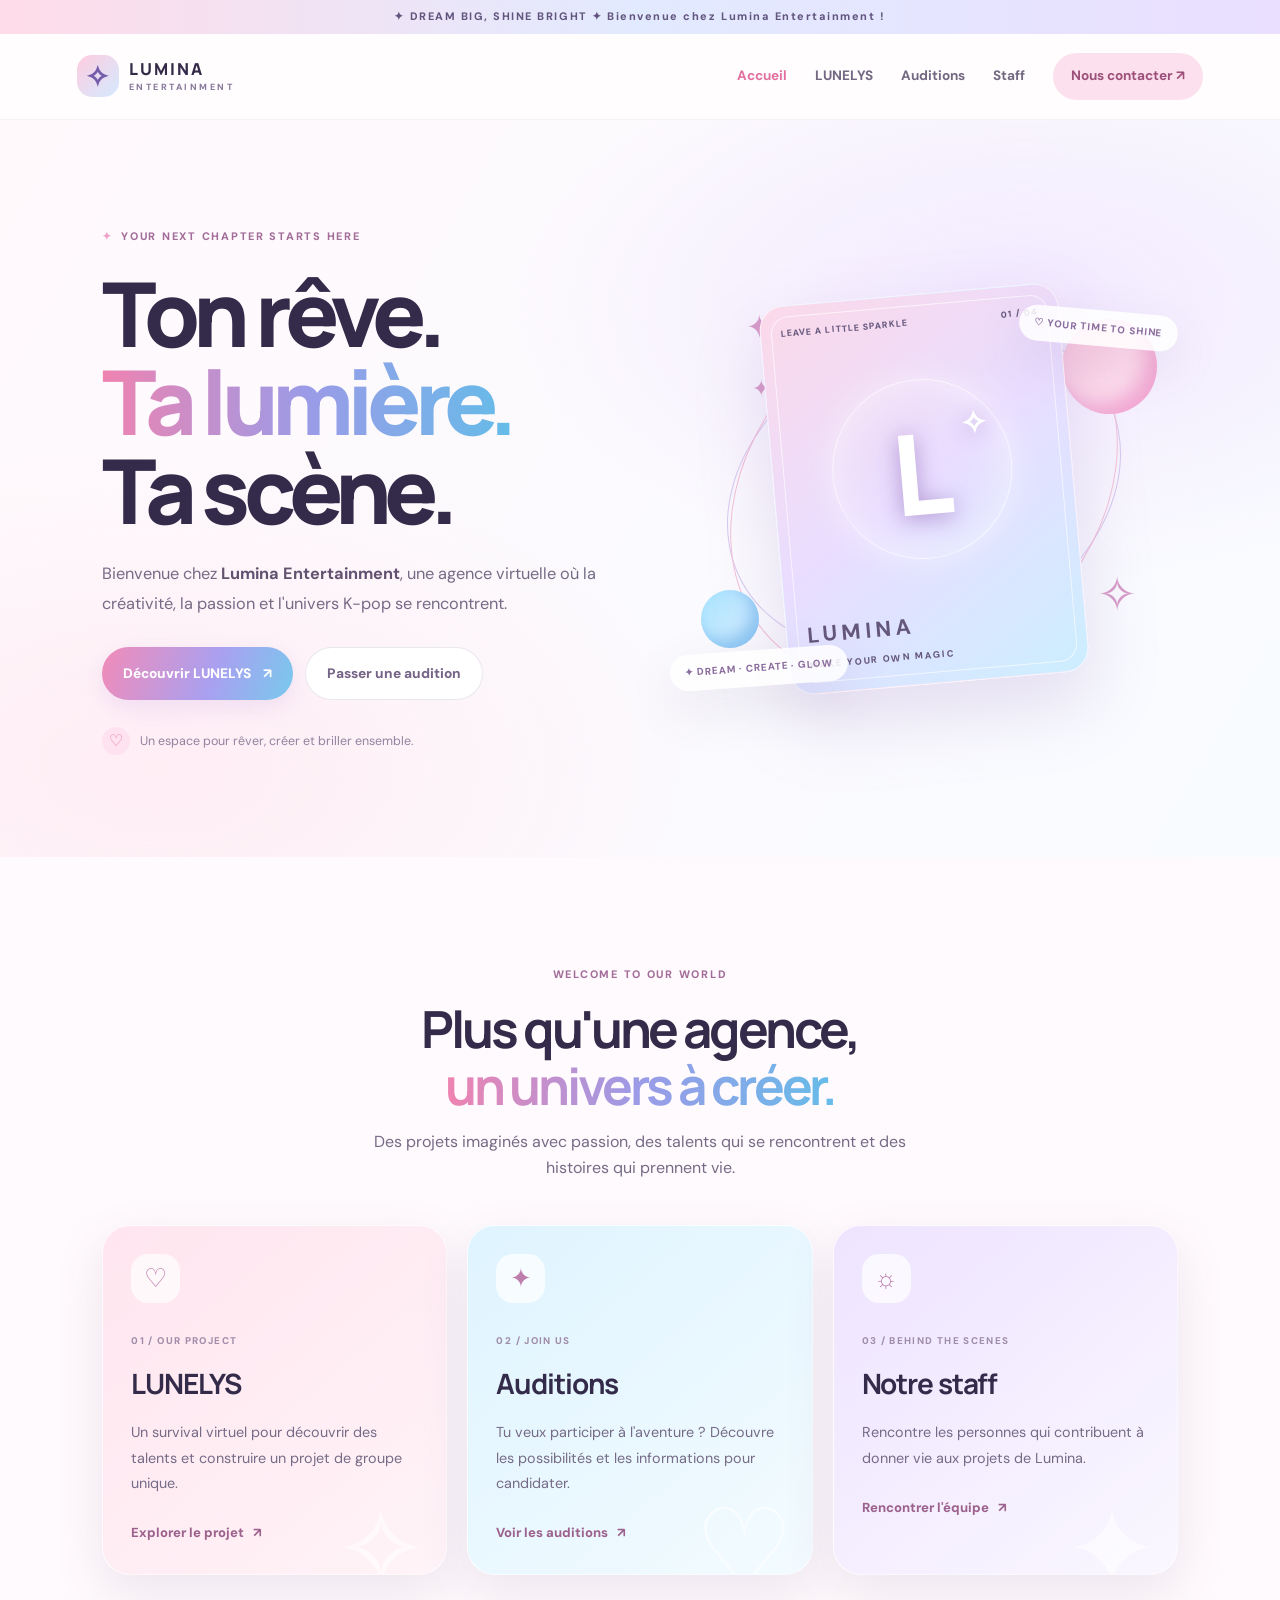
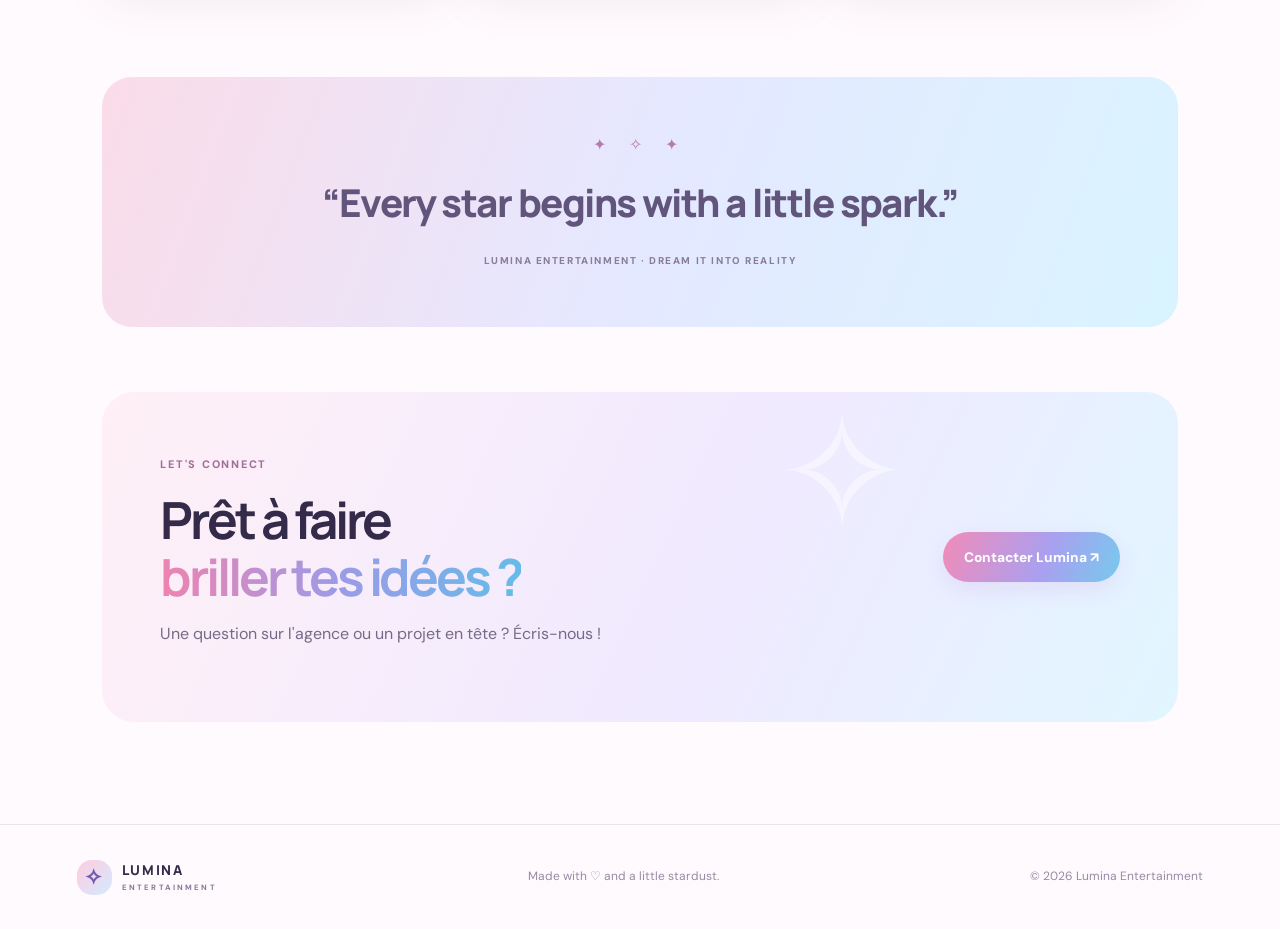
<file: index.html>
<!DOCTYPE html>
<html lang="fr">
<head>
  <meta charset="UTF-8">
  <meta name="viewport" content="width=device-width, initial-scale=1">
  <meta name="theme-color" content="#ffe8f2">
  <meta name="description" content="Bienvenue chez Lumina Entertainment, une agence virtuelle inspirée de l'univers K-pop.">
  <title>Lumina Entertainment — Accueil</title>
  <link rel="stylesheet" href="style.css">
</head>
<body>
  <div class="announcement">✦ DREAM BIG, SHINE BRIGHT ✦ Bienvenue chez Lumina Entertainment !</div>
  <header class="site-header">
    <a class="brand" href="index.html" aria-label="Lumina Entertainment, accueil">
      <span class="brand-mark">✧</span><span>LUMINA<small>ENTERTAINMENT</small></span>
    </a>
    <button class="menu-toggle" aria-label="Ouvrir le menu" aria-expanded="false">☰</button>
    <nav class="nav">
      <a class="active" href="index.html">Accueil</a>
      <a href="lunelys.html">LUNELYS</a>
      <a href="auditions.html">Auditions</a>
      <a href="staff.html">Staff</a>
      <a class="nav-cta whatsapp-link" href="#">Nous contacter ↗</a>
    </nav>
  </header>

  <main>
    <section class="hero home-hero">
      <div class="hero-copy">
        <span class="eyebrow"><span class="sparkle">✦</span> YOUR NEXT CHAPTER STARTS HERE</span>
        <h1>Ton rêve.<br><span>Ta lumière.</span><br>Ta scène.</h1>
        <p class="hero-text">Bienvenue chez <strong>Lumina Entertainment</strong>, une agence virtuelle où la créativité, la passion et l'univers K-pop se rencontrent.</p>
        <div class="button-row">
          <a class="button button-primary" href="lunelys.html">Découvrir LUNELYS <span>↗</span></a>
          <a class="button button-soft" href="auditions.html">Passer une audition</a>
        </div>
        <div class="hero-note"><span class="note-icon">♡</span><span>Un espace pour rêver, créer et briller ensemble.</span></div>
      </div>
      <div class="hero-art" aria-label="Illustration décorative pastel">
        <div class="orbit orbit-one"></div><div class="orbit orbit-two"></div>
        <div class="planet planet-pink"></div><div class="planet planet-blue"></div>
        <div class="star star-one">✦</div><div class="star star-two">✧</div><div class="star star-three">✦</div>
        <div class="album-card">
          <div class="album-top"><span>LEAVE A LITTLE SPARKLE</span><span>01 / 04</span></div>
          <div class="album-symbol">L<span>✧</span></div>
          <div class="album-bottom"><strong>LUMINA</strong><small>MAKE YOUR OWN MAGIC</small></div>
        </div>
        <div class="floating-pill pill-top">♡ YOUR TIME TO SHINE</div>
        <div class="floating-pill pill-bottom">✦ DREAM · CREATE · GLOW</div>
      </div>
    </section>

    <section class="section intro-section">
      <div class="section-heading">
        <span class="eyebrow">WELCOME TO OUR WORLD</span>
        <h2>Plus qu'une agence,<br><span>un univers à créer.</span></h2>
        <p>Des projets imaginés avec passion, des talents qui se rencontrent et des histoires qui prennent vie.</p>
      </div>
      <div class="feature-grid">
        <article class="feature-card feature-pink"><div class="feature-icon">♡</div><span class="card-kicker">01 / OUR PROJECT</span><h3>LUNELYS</h3><p>Un survival virtuel pour découvrir des talents et construire un projet de groupe unique.</p><a href="lunelys.html" class="text-link">Explorer le projet <span>↗</span></a><div class="card-decoration">✧</div></article>
        <article class="feature-card feature-blue"><div class="feature-icon">✦</div><span class="card-kicker">02 / JOIN US</span><h3>Auditions</h3><p>Tu veux participer à l'aventure ? Découvre les possibilités et les informations pour candidater.</p><a href="auditions.html" class="text-link">Voir les auditions <span>↗</span></a><div class="card-decoration">♡</div></article>
        <article class="feature-card feature-lilac"><div class="feature-icon">☼</div><span class="card-kicker">03 / BEHIND THE SCENES</span><h3>Notre staff</h3><p>Rencontre les personnes qui contribuent à donner vie aux projets de Lumina.</p><a href="staff.html" class="text-link">Rencontrer l'équipe <span>↗</span></a><div class="card-decoration">✦</div></article>
      </div>
    </section>

    <section class="quote-banner">
      <span class="quote-stars">✦ ✧ ✦</span>
      <p>“Every star begins with a little spark.”</p>
      <span class="quote-sub">LUMINA ENTERTAINMENT · DREAM IT INTO REALITY</span>
    </section>

    <section class="section join-section">
      <div class="join-card">
        <div><span class="eyebrow">LET'S CONNECT</span><h2>Prêt à faire<br><span>briller tes idées ?</span></h2><p>Une question sur l'agence ou un projet en tête ? Écris-nous !</p></div>
        <a class="button button-primary whatsapp-link" href="#">Contacter Lumina ↗</a>
        <span class="join-decoration">✧</span>
      </div>
    </section>
  </main>
  <footer class="footer"><a class="brand footer-brand" href="index.html"><span class="brand-mark">✧</span><span>LUMINA<small>ENTERTAINMENT</small></span></a><p>Made with ♡ and a little stardust.</p><span>© <span class="year"></span> Lumina Entertainment</span></footer>
  <script src="script.js"></script>
</body>
</html>
</file>
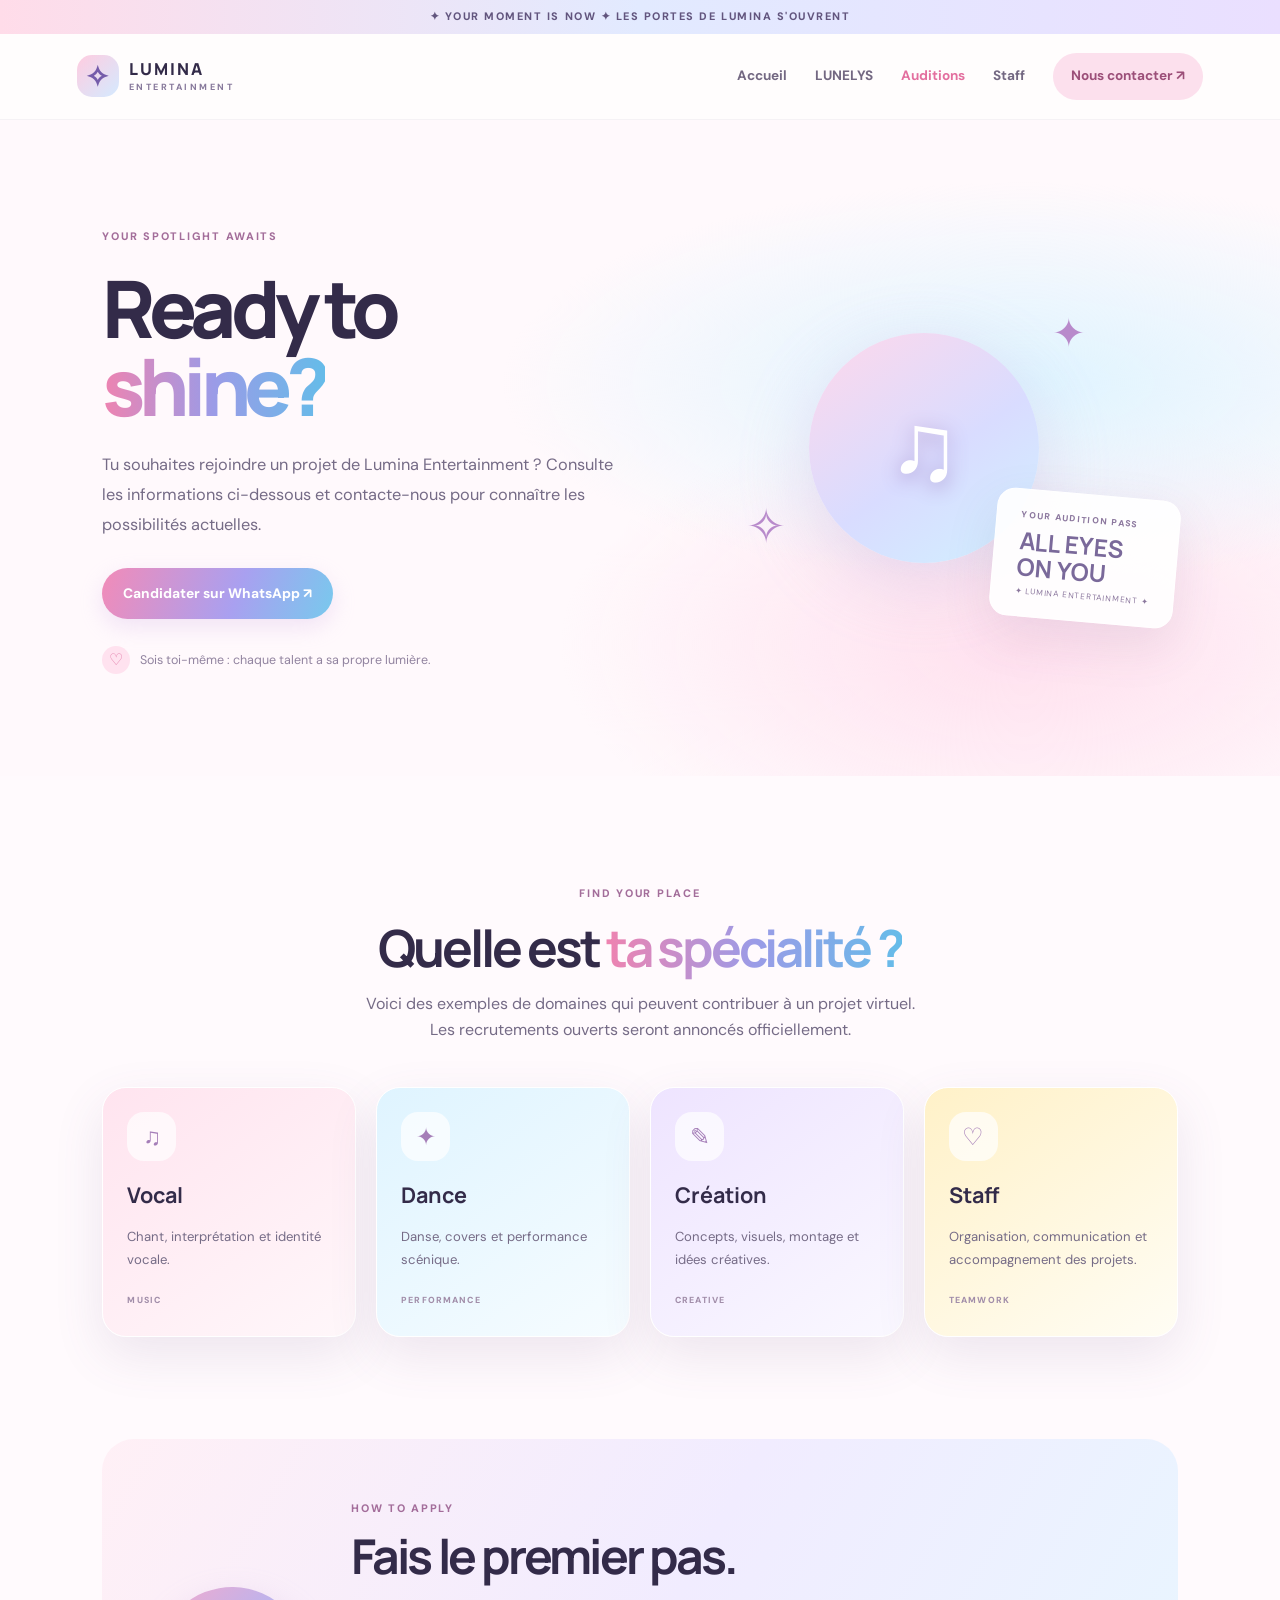
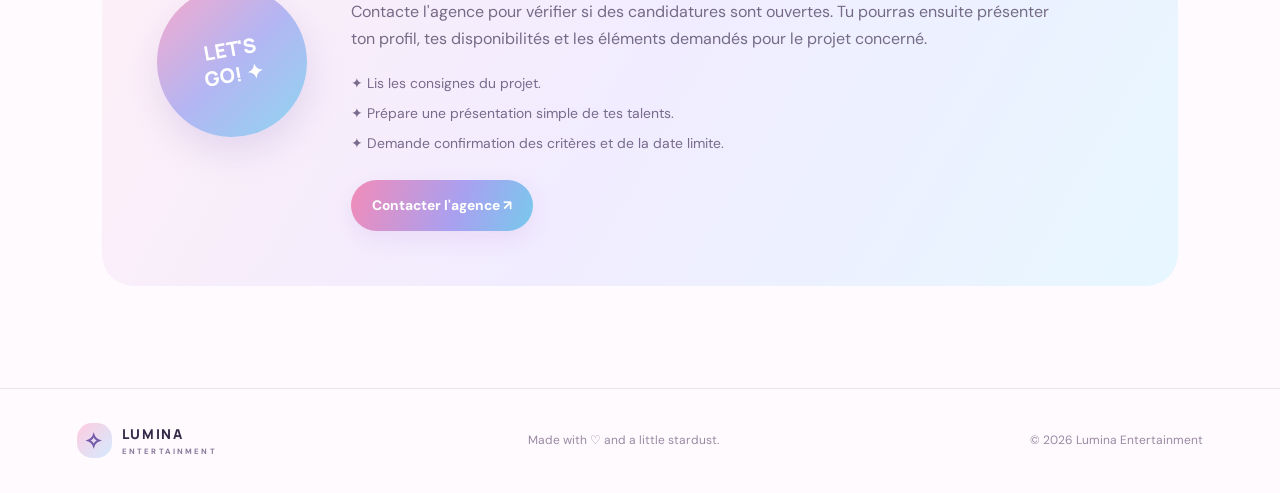
<file: auditions.html>
<!DOCTYPE html>
<html lang="fr">
<head><meta charset="UTF-8"><meta name="viewport" content="width=device-width, initial-scale=1"><meta name="theme-color" content="#ffe8f2"><title>Auditions — Lumina Entertainment</title><link rel="stylesheet" href="style.css"></head>
<body>
  <div class="announcement">✦ YOUR MOMENT IS NOW ✦ LES PORTES DE LUMINA S'OUVRENT</div>
  <header class="site-header"><a class="brand" href="index.html"><span class="brand-mark">✧</span><span>LUMINA<small>ENTERTAINMENT</small></span></a><button class="menu-toggle" aria-label="Ouvrir le menu" aria-expanded="false">☰</button><nav class="nav"><a href="index.html">Accueil</a><a href="lunelys.html">LUNELYS</a><a class="active" href="auditions.html">Auditions</a><a href="staff.html">Staff</a><a class="nav-cta whatsapp-link" href="#">Nous contacter ↗</a></nav></header>
  <main>
    <section class="subhero auditions-hero"><div class="subhero-copy"><span class="eyebrow">YOUR SPOTLIGHT AWAITS</span><h1>Ready to<br><span>shine?</span></h1><p>Tu souhaites rejoindre un projet de Lumina Entertainment ? Consulte les informations ci-dessous et contacte-nous pour connaître les possibilités actuelles.</p><div class="button-row"><a class="button button-primary whatsapp-link" href="#">Candidater sur WhatsApp ↗</a></div><div class="hero-note"><span class="note-icon">♡</span><span>Sois toi-même : chaque talent a sa propre lumière.</span></div></div><div class="audition-art"><div class="mic-disc">♫</div><div class="mic-spark s1">✦</div><div class="mic-spark s2">✧</div><div class="audition-ticket"><small>YOUR AUDITION PASS</small><strong>ALL EYES<br>ON YOU</strong><span>✦ LUMINA ENTERTAINMENT ✦</span></div></div></section>
    <section class="section"><div class="section-heading"><span class="eyebrow">FIND YOUR PLACE</span><h2>Quelle est <span>ta spécialité ?</span></h2><p>Voici des exemples de domaines qui peuvent contribuer à un projet virtuel. Les recrutements ouverts seront annoncés officiellement.</p></div>
      <div class="role-grid"><article class="role-card role-pink"><div class="role-icon">♫</div><h3>Vocal</h3><p>Chant, interprétation et identité vocale.</p><span class="role-tag">MUSIC</span></article><article class="role-card role-blue"><div class="role-icon">✦</div><h3>Dance</h3><p>Danse, covers et performance scénique.</p><span class="role-tag">PERFORMANCE</span></article><article class="role-card role-lilac"><div class="role-icon">✎</div><h3>Création</h3><p>Concepts, visuels, montage et idées créatives.</p><span class="role-tag">CREATIVE</span></article><article class="role-card role-yellow"><div class="role-icon">♡</div><h3>Staff</h3><p>Organisation, communication et accompagnement des projets.</p><span class="role-tag">TEAMWORK</span></article></div>
    </section>
    <section class="section application-section"><div class="application-card"><div class="application-stamp">LET'S<br>GO! ✦</div><div><span class="eyebrow">HOW TO APPLY</span><h2>Fais le premier pas.</h2><p>Contacte l'agence pour vérifier si des candidatures sont ouvertes. Tu pourras ensuite présenter ton profil, tes disponibilités et les éléments demandés pour le projet concerné.</p><ul class="check-list"><li>✦ Lis les consignes du projet.</li><li>✦ Prépare une présentation simple de tes talents.</li><li>✦ Demande confirmation des critères et de la date limite.</li></ul><a class="button button-primary whatsapp-link" href="#">Contacter l'agence ↗</a></div></div></section>
  </main>
  <footer class="footer"><a class="brand footer-brand" href="index.html"><span class="brand-mark">✧</span><span>LUMINA<small>ENTERTAINMENT</small></span></a><p>Made with ♡ and a little stardust.</p><span>© <span class="year"></span> Lumina Entertainment</span></footer><script src="script.js"></script>
</body></html>
</file>
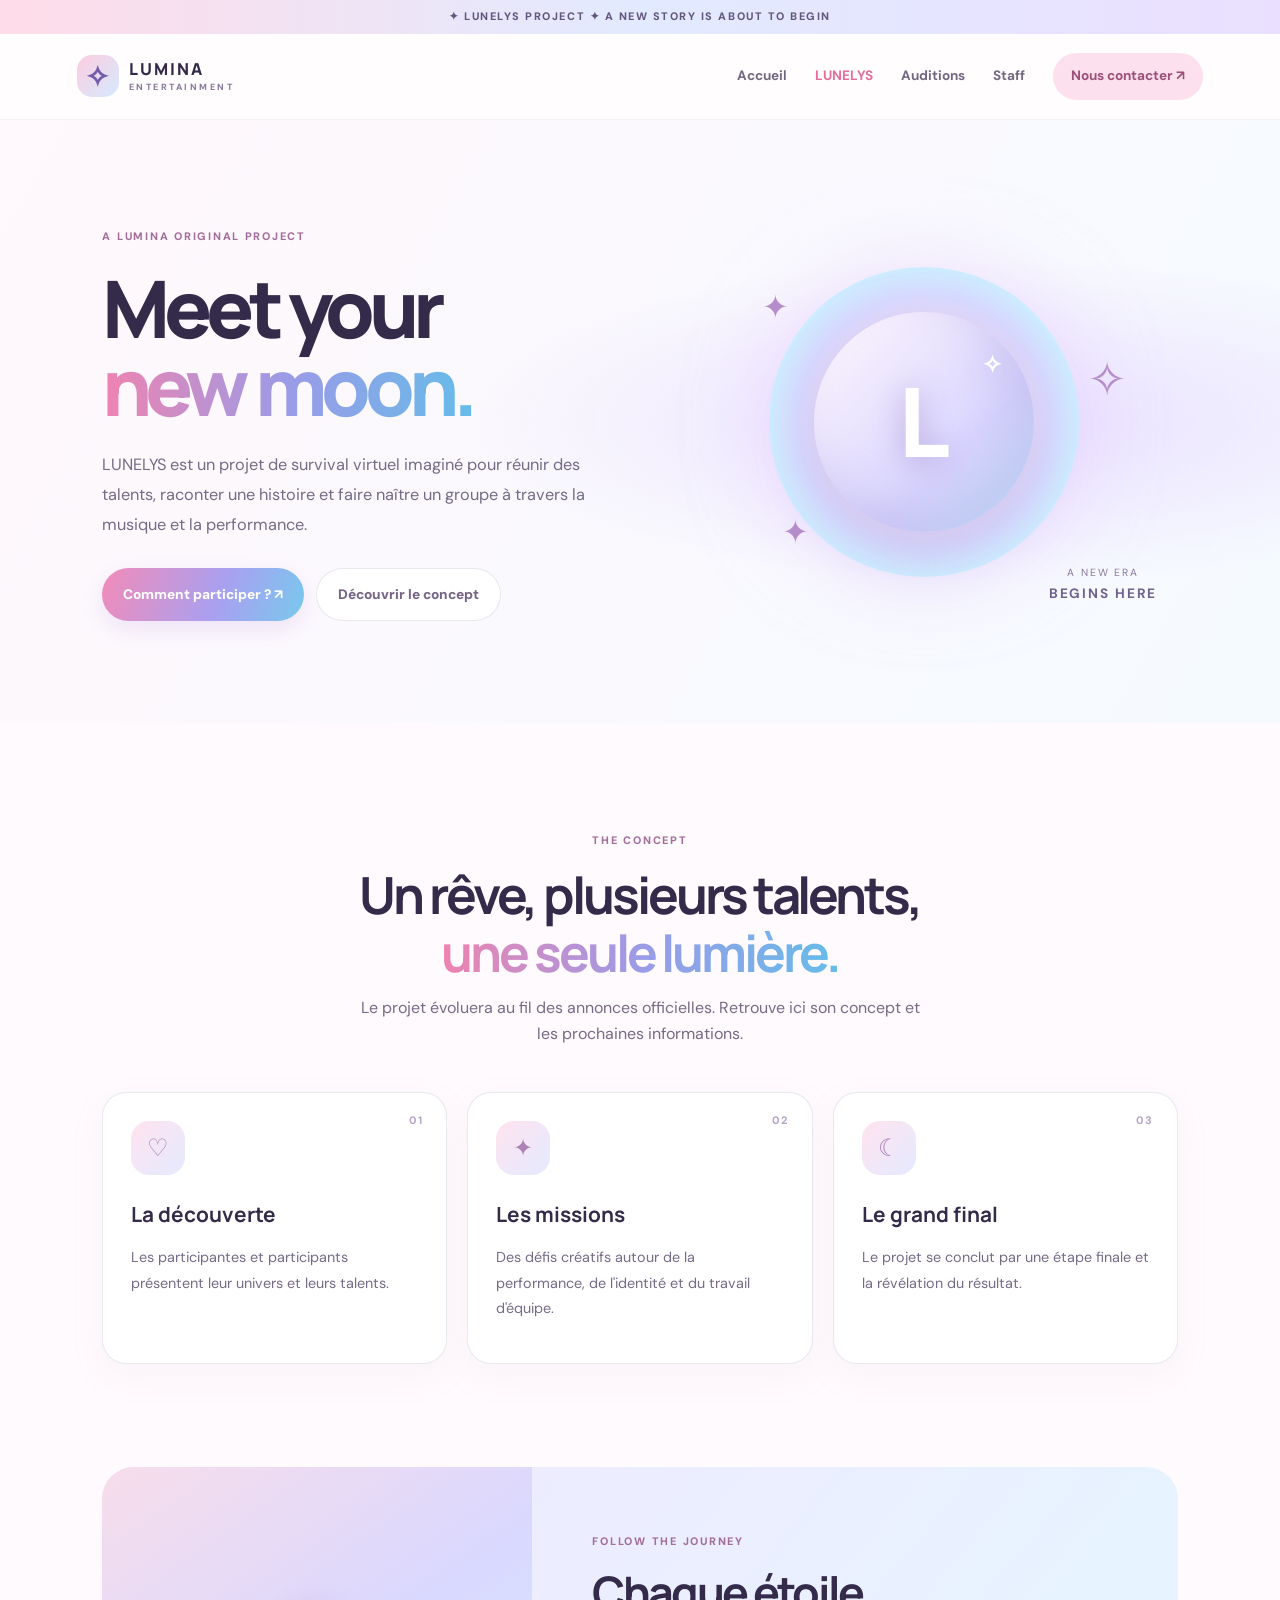
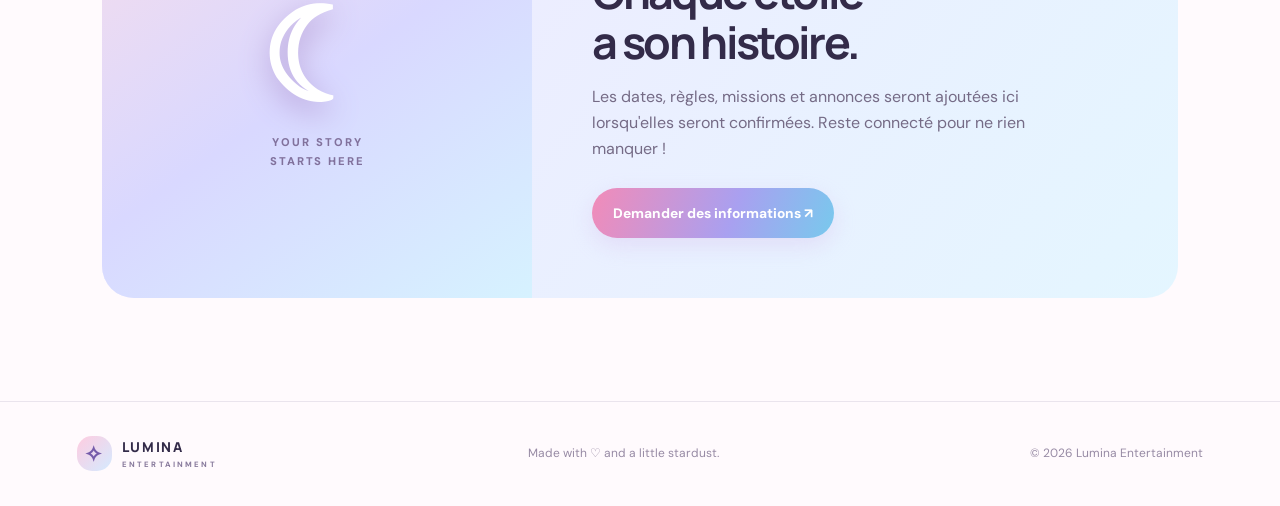
<file: lunelys.html>
<!DOCTYPE html>
<html lang="fr">
<head><meta charset="UTF-8"><meta name="viewport" content="width=device-width, initial-scale=1"><meta name="theme-color" content="#ffe8f2"><title>LUNELYS — Lumina Entertainment</title><link rel="stylesheet" href="style.css"></head>
<body>
  <div class="announcement">✦ LUNELYS PROJECT ✦ A NEW STORY IS ABOUT TO BEGIN</div>
  <header class="site-header"><a class="brand" href="index.html"><span class="brand-mark">✧</span><span>LUMINA<small>ENTERTAINMENT</small></span></a><button class="menu-toggle" aria-label="Ouvrir le menu" aria-expanded="false">☰</button><nav class="nav"><a href="index.html">Accueil</a><a class="active" href="lunelys.html">LUNELYS</a><a href="auditions.html">Auditions</a><a href="staff.html">Staff</a><a class="nav-cta whatsapp-link" href="#">Nous contacter ↗</a></nav></header>
  <main>
    <section class="subhero lunelys-hero">
      <div class="subhero-copy"><span class="eyebrow">A LUMINA ORIGINAL PROJECT</span><h1>Meet your<br><span>new moon.</span></h1><p>LUNELYS est un projet de survival virtuel imaginé pour réunir des talents, raconter une histoire et faire naître un groupe à travers la musique et la performance.</p><div class="button-row"><a class="button button-primary" href="auditions.html">Comment participer ? ↗</a><a class="button button-soft" href="#concept">Découvrir le concept</a></div></div>
      <div class="lunelys-art"><div class="moon-halo"></div><div class="moon">L<span>✧</span></div><div class="moon-star ms1">✦</div><div class="moon-star ms2">✧</div><div class="moon-star ms3">✦</div><div class="moon-label">A NEW ERA<br><strong>BEGINS HERE</strong></div></div>
    </section>
    <section class="section" id="concept"><div class="section-heading"><span class="eyebrow">THE CONCEPT</span><h2>Un rêve, plusieurs talents,<br><span>une seule lumière.</span></h2><p>Le projet évoluera au fil des annonces officielles. Retrouve ici son concept et les prochaines informations.</p></div>
      <div class="steps-grid"><article class="step-card"><span class="step-number">01</span><div class="step-icon">♡</div><h3>La découverte</h3><p>Les participantes et participants présentent leur univers et leurs talents.</p></article><article class="step-card"><span class="step-number">02</span><div class="step-icon">✦</div><h3>Les missions</h3><p>Des défis créatifs autour de la performance, de l'identité et du travail d'équipe.</p></article><article class="step-card"><span class="step-number">03</span><div class="step-icon">☾</div><h3>Le grand final</h3><p>Le projet se conclut par une étape finale et la révélation du résultat.</p></article></div>
    </section>
    <section class="section highlight-section"><div class="highlight-card"><div class="highlight-art"><div class="mini-moon">☾</div><span>YOUR STORY<br>STARTS HERE</span></div><div class="highlight-copy"><span class="eyebrow">FOLLOW THE JOURNEY</span><h2>Chaque étoile<br>a son histoire.</h2><p>Les dates, règles, missions et annonces seront ajoutées ici lorsqu'elles seront confirmées. Reste connecté pour ne rien manquer !</p><a class="button button-primary whatsapp-link" href="#">Demander des informations ↗</a></div></div></section>
  </main>
  <footer class="footer"><a class="brand footer-brand" href="index.html"><span class="brand-mark">✧</span><span>LUMINA<small>ENTERTAINMENT</small></span></a><p>Made with ♡ and a little stardust.</p><span>© <span class="year"></span> Lumina Entertainment</span></footer><script src="script.js"></script>
</body></html>
</file>
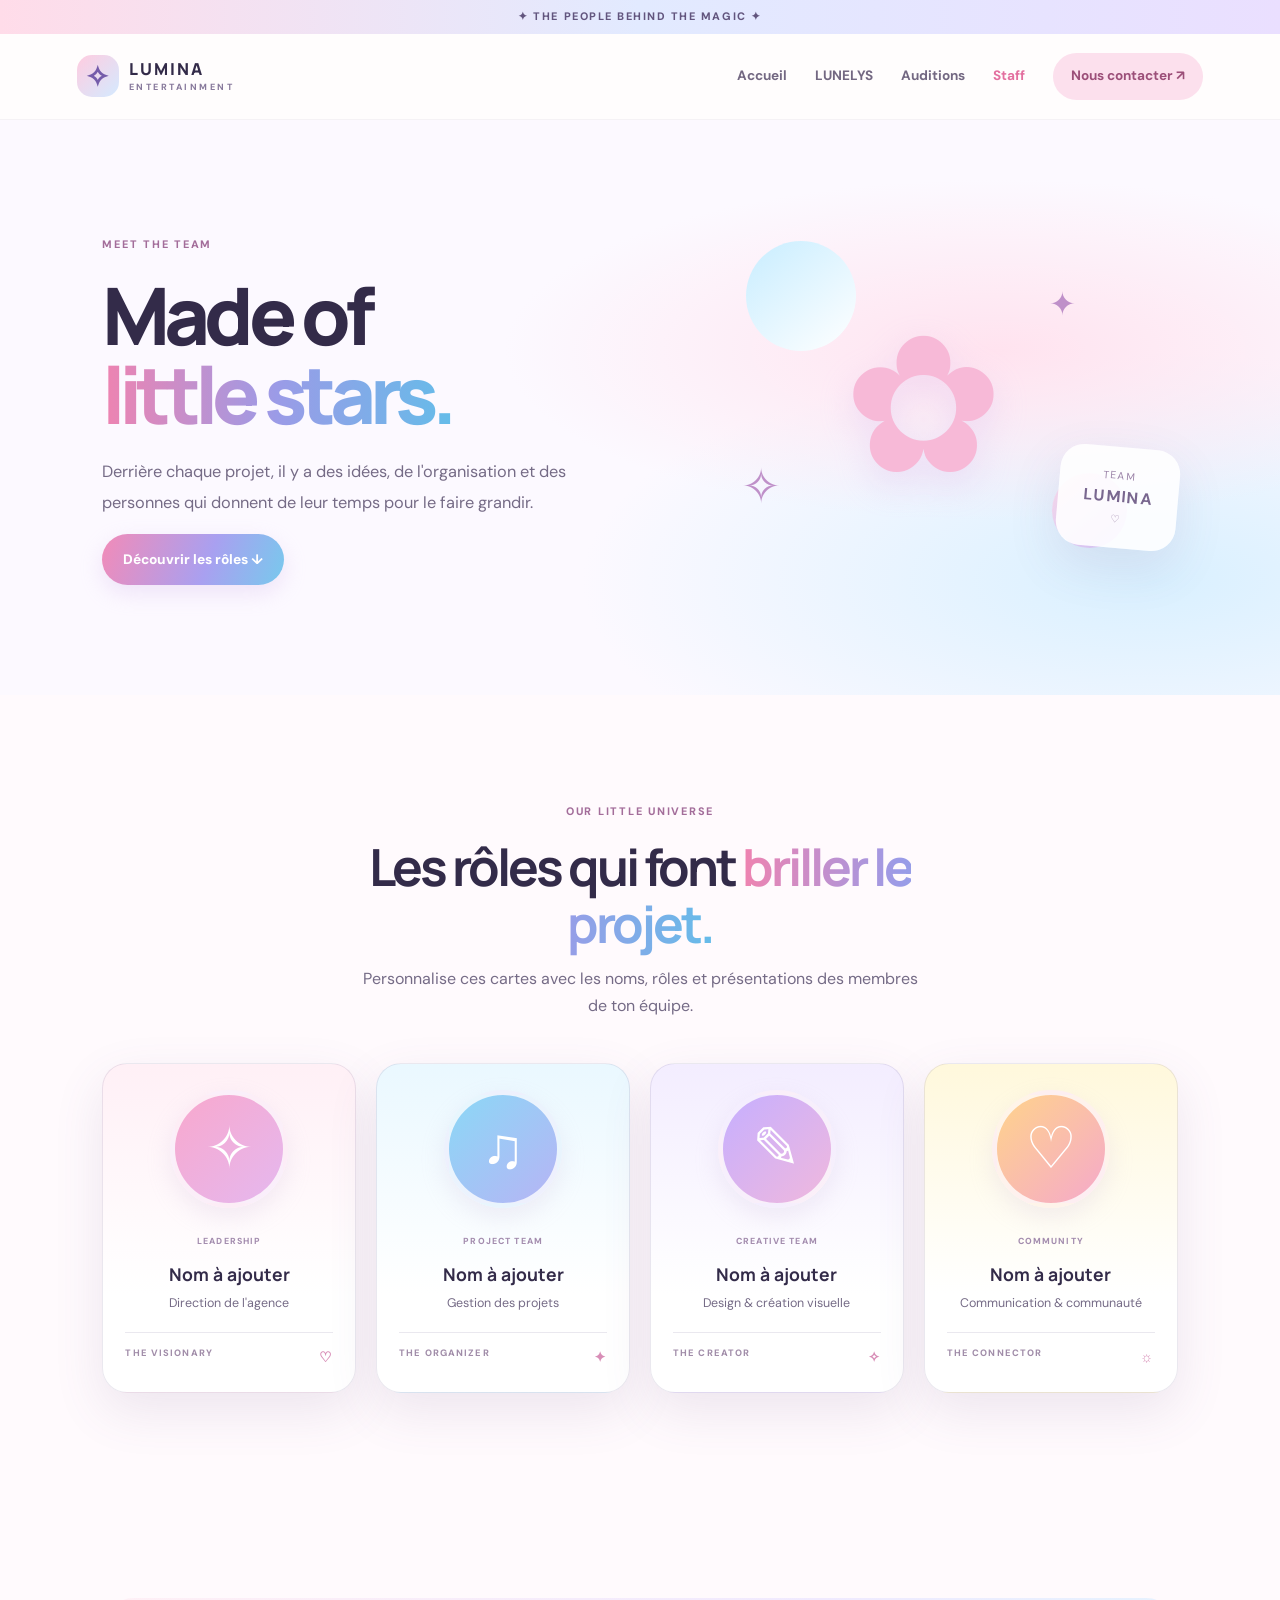
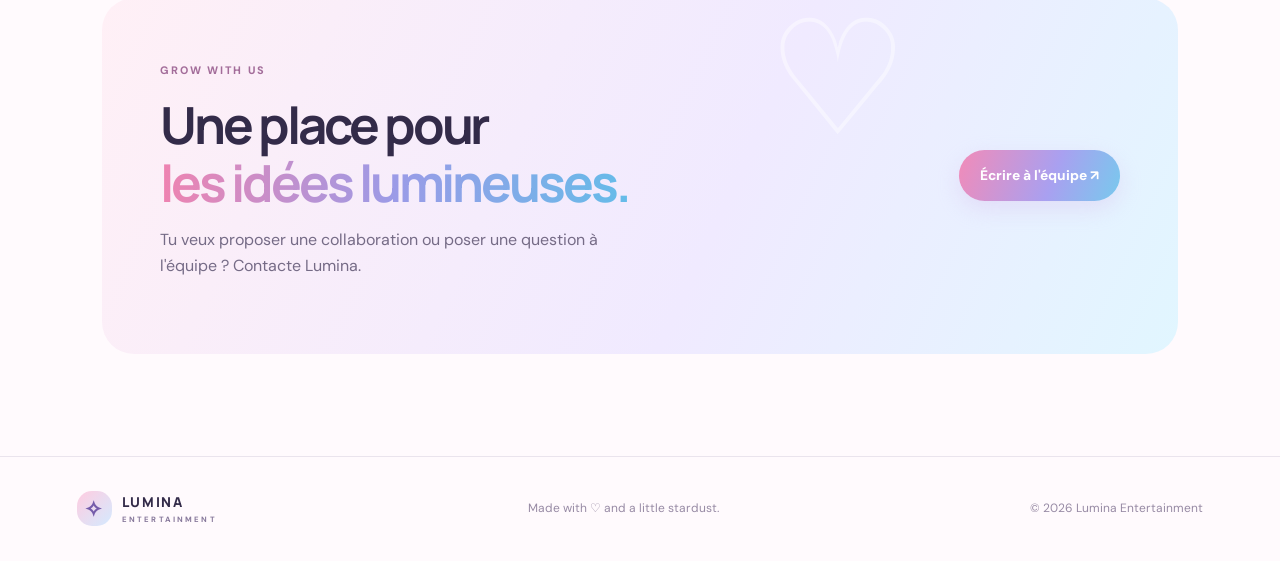
<file: staff.html>
<!DOCTYPE html>
<html lang="fr">
<head><meta charset="UTF-8"><meta name="viewport" content="width=device-width, initial-scale=1"><meta name="theme-color" content="#ffe8f2"><title>Notre staff — Lumina Entertainment</title><link rel="stylesheet" href="style.css"></head>
<body>
  <div class="announcement">✦ THE PEOPLE BEHIND THE MAGIC ✦</div>
  <header class="site-header"><a class="brand" href="index.html"><span class="brand-mark">✧</span><span>LUMINA<small>ENTERTAINMENT</small></span></a><button class="menu-toggle" aria-label="Ouvrir le menu" aria-expanded="false">☰</button><nav class="nav"><a href="index.html">Accueil</a><a href="lunelys.html">LUNELYS</a><a href="auditions.html">Auditions</a><a class="active" href="staff.html">Staff</a><a class="nav-cta whatsapp-link" href="#">Nous contacter ↗</a></nav></header>
  <main>
    <section class="subhero staff-hero"><div class="subhero-copy"><span class="eyebrow">MEET THE TEAM</span><h1>Made of<br><span>little stars.</span></h1><p>Derrière chaque projet, il y a des idées, de l'organisation et des personnes qui donnent de leur temps pour le faire grandir.</p><a class="button button-primary" href="#team">Découvrir les rôles ↓</a></div><div class="staff-art"><div class="staff-flower">✿</div><div class="staff-orb orb-a"></div><div class="staff-orb orb-b"></div><div class="staff-bubble">TEAM<br><strong>LUMINA</strong><br>♡</div><span class="staff-spark sp-a">✦</span><span class="staff-spark sp-b">✧</span></div></section>
    <section class="section" id="team"><div class="section-heading"><span class="eyebrow">OUR LITTLE UNIVERSE</span><h2>Les rôles qui font <span>briller le projet.</span></h2><p>Personnalise ces cartes avec les noms, rôles et présentations des membres de ton équipe.</p></div>
      <div class="staff-grid">
        <article class="person-card person-pink"><div class="avatar avatar-pink">✧</div><span class="person-label">LEADERSHIP</span><h3>Nom à ajouter</h3><p>Direction de l'agence</p><div class="person-footer">THE VISIONARY <span>♡</span></div></article>
        <article class="person-card person-blue"><div class="avatar avatar-blue">♫</div><span class="person-label">PROJECT TEAM</span><h3>Nom à ajouter</h3><p>Gestion des projets</p><div class="person-footer">THE ORGANIZER <span>✦</span></div></article>
        <article class="person-card person-lilac"><div class="avatar avatar-lilac">✎</div><span class="person-label">CREATIVE TEAM</span><h3>Nom à ajouter</h3><p>Design & création visuelle</p><div class="person-footer">THE CREATOR <span>✧</span></div></article>
        <article class="person-card person-yellow"><div class="avatar avatar-yellow">♡</div><span class="person-label">COMMUNITY</span><h3>Nom à ajouter</h3><p>Communication & communauté</p><div class="person-footer">THE CONNECTOR <span>☼</span></div></article>
      </div>
    </section>
    <section class="section"><div class="join-card staff-join"><div><span class="eyebrow">GROW WITH US</span><h2>Une place pour<br><span>les idées lumineuses.</span></h2><p>Tu veux proposer une collaboration ou poser une question à l'équipe ? Contacte Lumina.</p></div><a class="button button-primary whatsapp-link" href="#">Écrire à l'équipe ↗</a><span class="join-decoration">♡</span></div></section>
  </main>
  <footer class="footer"><a class="brand footer-brand" href="index.html"><span class="brand-mark">✧</span><span>LUMINA<small>ENTERTAINMENT</small></span></a><p>Made with ♡ and a little stardust.</p><span>© <span class="year"></span> Lumina Entertainment</span></footer><script src="script.js"></script>
</body></html>
</file>
<file: style.css>
@import url('https://fonts.googleapis.com/css2?family=DM+Sans:wght@400;500;600;700&family=Manrope:wght@400;500;600;700;800&display=swap');
:root{--ink:#332b49;--muted:#756b86;--pink:#ffd8e8;--pink-strong:#ff8dbb;--blue:#d6f0ff;--blue-strong:#83cfff;--lilac:#e8dcff;--yellow:#fff0bd;--white:#fffdfd;--line:rgba(85,66,120,.12);--shadow:0 18px 50px rgba(106,79,135,.12);--radius:28px}
*{box-sizing:border-box}html{scroll-behavior:smooth;scroll-padding-top:100px}body{margin:0;color:var(--ink);font-family:'DM Sans',sans-serif;background:#fffafd;line-height:1.65}a{color:inherit;text-decoration:none}button{font:inherit}.announcement{text-align:center;padding:8px 12px;background:linear-gradient(90deg,#ffdce9,#e2eaff,#eadfff);font-size:.68rem;letter-spacing:.14em;font-weight:800;color:#62557e}.site-header{height:86px;display:flex;align-items:center;justify-content:space-between;gap:24px;padding:0 clamp(20px,6vw,88px);background:rgba(255,253,253,.88);backdrop-filter:blur(16px);position:sticky;top:0;z-index:20;border-bottom:1px solid rgba(85,66,120,.06)}.brand{display:flex;align-items:center;gap:10px;font-family:'Manrope',sans-serif;font-weight:800;letter-spacing:.12em;font-size:1.03rem;line-height:1.05}.brand small{display:block;font-family:'DM Sans',sans-serif;font-size:.56rem;letter-spacing:.28em;margin-top:6px;color:#887a9c}.brand-mark{display:grid;place-items:center;width:42px;height:42px;border-radius:15px;background:linear-gradient(135deg,#ffcce0,#d4eaff);color:#755caa;font-size:1.8rem}.nav{display:flex;align-items:center;gap:clamp(14px,2.2vw,30px);font-size:.85rem;font-weight:700;color:#736882}.nav>a:not(.nav-cta){transition:color .2s}.nav>a:hover,.nav>a.active{color:#e36f9f}.nav-cta{padding:12px 18px;border-radius:99px;background:#fce0ed;color:#9c4f79!important}.menu-toggle{display:none;border:0;background:#fce0ed;border-radius:12px;padding:8px 12px;color:var(--ink);font-size:1.25rem}.hero,.subhero{overflow:hidden;position:relative;display:grid;grid-template-columns:1.02fr .98fr;align-items:center;gap:40px;padding:clamp(55px,8vw,110px) clamp(24px,8vw,120px);background:radial-gradient(ellipse at 80% 25%,#f2e9ff 0,transparent 36%),radial-gradient(ellipse at 12% 88%,#ffedf4 0,transparent 35%),linear-gradient(120deg,#fff9fc,#f8fbff)}.hero-copy,.subhero-copy{max-width:620px;position:relative;z-index:2}.eyebrow{display:inline-flex;align-items:center;gap:8px;color:#a36d9a;font-size:.68rem;letter-spacing:.16em;font-weight:800}.sparkle{color:#f1a1c8}.hero h1,.subhero h1{font-family:'Manrope',sans-serif;font-size:clamp(3.4rem,7vw,6.8rem);letter-spacing:-.075em;line-height:.99;margin:20px 0 24px;font-weight:800}.hero h1 span,.subhero h1 span,.section-heading h2 span,.join-card h2 span{background:linear-gradient(90deg,#ef83b0,#9b9be7,#65bce9);background-clip:text;-webkit-background-clip:text;color:transparent}.hero-text,.subhero-copy>p{font-size:1.02rem;line-height:1.85;color:var(--muted);max-width:510px}.hero-text strong{color:#62516f}.button-row{display:flex;flex-wrap:wrap;gap:12px;margin-top:28px}.button{display:inline-flex;justify-content:center;align-items:center;gap:12px;padding:14px 21px;border-radius:99px;font-size:.86rem;font-weight:800;transition:transform .2s,box-shadow .2s}.button:hover{transform:translateY(-3px);box-shadow:0 12px 28px #d9c2e966}.button-primary{color:white;background:linear-gradient(110deg,#f28bb8,#a9a0f0 58%,#78c9ed);box-shadow:0 8px 22px #d4b6e955}.button-soft{background:white;border:1px solid var(--line);color:#766487}.hero-note{display:flex;align-items:center;gap:10px;color:#91839f;font-size:.78rem;margin-top:27px}.note-icon{width:28px;height:28px;display:grid;place-items:center;border-radius:50%;background:#ffe2ef;color:#e17ca9;font-size:1rem}.hero-art{position:relative;min-height:470px;display:grid;place-items:center}.orbit{position:absolute;border:1px solid #d6c7ef;border-radius:50%;transform:rotate(-25deg)}.orbit-one{width:410px;height:310px}.orbit-two{width:340px;height:430px;transform:rotate(45deg);border-color:#f3bfd7}.planet{position:absolute;border-radius:50%;filter:blur(.2px)}.planet-pink{width:95px;height:95px;right:4%;top:14%;background:linear-gradient(140deg,#ffc7e0,#ffeef7);box-shadow:inset -12px -10px 20px #f3a8d3}.planet-blue{width:58px;height:58px;left:6%;bottom:16%;background:linear-gradient(135deg,#a8e3ff,#dcefff);box-shadow:inset -8px -8px 15px #8bc8f4}.album-card{position:relative;z-index:1;width:min(300px,70vw);height:390px;padding:20px;border-radius:25px;background:linear-gradient(145deg,#fbd9e9 0%,#e9ddff 48%,#cceeff 100%);box-shadow:0 30px 70px #9f83c43d;transform:rotate(-5deg);display:flex;flex-direction:column;justify-content:space-between;border:1px solid #fff9}.album-card:before{content:"";position:absolute;inset:10px;border:1px solid #ffffffa6;border-radius:18px}.album-top,.album-bottom{display:flex;justify-content:space-between;gap:10px;position:relative;z-index:2;font-size:.55rem;letter-spacing:.12em;color:#65577c;font-weight:800}.album-bottom{display:flex;flex-direction:column;gap:4px}.album-bottom strong{font-size:1.35rem;letter-spacing:.2em}.album-bottom small{font-size:.58rem;letter-spacing:.18em}.album-symbol{position:relative;align-self:center;display:grid;place-items:center;width:180px;height:180px;border-radius:50%;border:1px solid #ffffffb8;color:white;font-family:'Manrope',sans-serif;font-weight:800;font-size:7rem;text-shadow:0 3px 22px #ad8fce;box-shadow:inset 0 0 50px #ffffff80,0 0 35px #ffffff80}.album-symbol span{font-size:2rem;position:absolute;right:20px;top:20px}.star{position:absolute;color:#d69ac7;font-size:2rem}.star-one{top:10%;left:15%}.star-two{right:8%;bottom:19%;font-size:3rem}.star-three{left:16%;top:25%;font-size:1.4rem}.floating-pill{position:absolute;z-index:3;padding:10px 15px;border-radius:99px;background:#ffffffdb;box-shadow:var(--shadow);font-size:.62rem;letter-spacing:.09em;font-weight:800;color:#8b6d9e}.pill-top{top:12%;right:0;transform:rotate(5deg)}.pill-bottom{bottom:8%;left:0;transform:rotate(-4deg)}
.section{padding:clamp(65px,8vw,105px) clamp(24px,8vw,120px)}.section-heading{text-align:center;max-width:680px;margin:0 auto 44px}.section-heading h2,.join-card h2,.highlight-copy h2{font-family:'Manrope',sans-serif;font-size:clamp(2.1rem,4vw,3.7rem);line-height:1.12;letter-spacing:-.06em;margin:14px 0}.section-heading>p{color:var(--muted);max-width:570px;margin:0 auto}.feature-grid,.steps-grid,.role-grid,.staff-grid{display:grid;grid-template-columns:repeat(3,minmax(0,1fr));gap:20px}.feature-card{position:relative;overflow:hidden;border-radius:var(--radius);padding:28px;min-height:300px;border:1px solid #ffffffb5;box-shadow:var(--shadow)}.feature-pink{background:linear-gradient(140deg,#ffe5ef,#fff4f8)}.feature-blue{background:linear-gradient(140deg,#dff4ff,#f3fbff)}.feature-lilac{background:linear-gradient(140deg,#eee4ff,#faf7ff)}.feature-icon{width:49px;height:49px;display:grid;place-items:center;border-radius:17px;background:#ffffffb8;color:#bd7eac;font-size:1.6rem;margin-bottom:23px}.card-kicker{font-size:.61rem;letter-spacing:.14em;font-weight:800;color:#a08da9}.feature-card h3{font-family:'Manrope',sans-serif;font-size:1.75rem;letter-spacing:-.04em;margin:7px 0}.feature-card p,.role-card p,.person-card p,.step-card p{font-size:.9rem;color:var(--muted);line-height:1.75}.text-link{font-size:.82rem;font-weight:800;color:#9c628d;display:inline-flex;gap:9px;margin-top:12px}.card-decoration{position:absolute;right:18px;bottom:-32px;font-size:7rem;color:#ffffff90;line-height:1}.quote-banner{margin:0 clamp(24px,8vw,120px);padding:55px 24px;border-radius:30px;text-align:center;background:linear-gradient(110deg,#fbdce9,#e5e8ff,#d9f4ff)}.quote-stars{color:#b47cae;letter-spacing:.6em}.quote-banner p{font-family:'Manrope',sans-serif;font-size:clamp(1.5rem,3vw,2.6rem);font-weight:800;letter-spacing:-.04em;margin:12px 0;color:#62557b}.quote-sub{font-size:.62rem;font-weight:800;letter-spacing:.16em;color:#8a7c9d}.join-section{padding-top:65px}.join-card{position:relative;overflow:hidden;border-radius:32px;padding:clamp(28px,5vw,58px);display:flex;align-items:center;justify-content:space-between;gap:30px;background:linear-gradient(115deg,#fff0f6,#f0eaff 58%,#e1f6ff)}.join-card h2{font-size:clamp(2.1rem,4vw,3.2rem)}.join-card p{color:var(--muted);max-width:460px}.join-decoration{position:absolute;right:25%;top:-50px;font-size:10rem;color:#ffffff70;pointer-events:none}.footer{padding:30px clamp(24px,6vw,88px);display:flex;align-items:center;justify-content:space-between;gap:20px;flex-wrap:wrap;border-top:1px solid var(--line);color:#978aa4;font-size:.75rem}.footer-brand{color:var(--ink);font-size:.85rem}.footer-brand .brand-mark{width:35px;height:35px;font-size:1.4rem}.footer-brand small{font-size:.48rem}
.subhero{min-height:490px}.subhero h1{font-size:clamp(3.3rem,6.2vw,5.8rem)}.subhero-copy>p{max-width:540px}.lunelys-hero{background:radial-gradient(ellipse at 78% 50%,#e9e0ff 0,transparent 38%),linear-gradient(120deg,#fff8fc,#f5faff)}.lunelys-art,.audition-art,.staff-art{min-height:370px;position:relative;display:grid;place-items:center}.moon-halo{width:310px;height:310px;border-radius:50%;background:radial-gradient(circle,#fff 0,#f9d8ef 32%,#d9d9ff 57%,#cceeff 72%,transparent 73%);box-shadow:0 0 80px #e4c8ff88}.moon{position:absolute;width:220px;height:220px;border-radius:50%;display:grid;place-items:center;background:linear-gradient(135deg,#fff7fc,#d9d5ff 65%,#c7eeff);box-shadow:inset -25px -25px 45px #a5a0dc55,0 20px 60px #a7a0d655;font-family:'Manrope',sans-serif;font-size:6rem;font-weight:800;color:white;text-shadow:0 4px 30px #b3a1d9}.moon span{position:absolute;font-size:1.5rem;right:32px;top:32px}.moon-star{position:absolute;color:#b58dca;font-size:2rem}.ms1{top:12%;left:18%}.ms2{right:10%;top:28%;font-size:3rem}.ms3{bottom:13%;left:22%}.moon-label{position:absolute;bottom:0;right:4%;font-size:.65rem;letter-spacing:.18em;line-height:1.8;color:#8b789d;text-align:center}.moon-label strong{font-size:.85rem;color:#71618d}.steps-grid{grid-template-columns:repeat(3,minmax(0,1fr))}.step-card{position:relative;border:1px solid var(--line);background:white;border-radius:24px;padding:28px;box-shadow:0 12px 35px #bba8d014}.step-number{position:absolute;right:23px;top:19px;font-size:.68rem;letter-spacing:.12em;color:#b5a6c7;font-weight:800}.step-icon{display:grid;place-items:center;width:54px;height:54px;border-radius:18px;background:linear-gradient(135deg,#ffe3ef,#e4eaff);color:#ad82b6;font-size:1.5rem;margin-bottom:22px}.step-card h3{font-family:'Manrope',sans-serif;font-size:1.3rem;margin:0}.highlight-section{padding-top:0}.highlight-card{display:grid;grid-template-columns:.8fr 1.2fr;overflow:hidden;border-radius:32px;background:linear-gradient(130deg,#f1e8ff,#e4f6ff)}.highlight-art{min-height:330px;display:grid;place-items:center;align-content:center;gap:10px;background:linear-gradient(145deg,#f7ddeb,#d9d8ff,#d6f2ff);font-size:.7rem;letter-spacing:.17em;text-align:center;color:#81719c;font-weight:800}.mini-moon{font-size:8rem;line-height:1;color:white;text-shadow:0 10px 30px #b8a2d8}.highlight-copy{padding:clamp(28px,5vw,60px)}.highlight-copy h2{font-size:clamp(2rem,3.5vw,3rem)}.highlight-copy p{color:var(--muted);max-width:500px;margin-bottom:25px}
.auditions-hero{background:radial-gradient(ellipse at 80% 40%,#dff4ff 0,transparent 36%),radial-gradient(ellipse at 80% 80%,#ffe0ee 0,transparent 32%),#fff9fc}.mic-disc{width:230px;height:230px;border-radius:50%;display:grid;place-items:center;background:linear-gradient(145deg,#ffd8eb,#d9dcff 55%,#d1f1ff);box-shadow:0 20px 70px #b9a3d64f;font-size:6rem;color:#fff;text-shadow:0 4px 20px #a993cb}.mic-spark{position:absolute;color:#b88acb;font-size:2.5rem}.s1{top:10%;right:18%}.s2{left:15%;bottom:18%;font-size:3rem}.audition-ticket{position:absolute;right:0;bottom:3%;display:flex;flex-direction:column;gap:5px;padding:18px 24px;background:#ffffffed;border:1px solid #fff;border-radius:18px;box-shadow:var(--shadow);transform:rotate(5deg);color:#8c789e}.audition-ticket small{font-size:.55rem;letter-spacing:.15em;font-weight:800}.audition-ticket strong{font-family:'Manrope',sans-serif;font-size:1.5rem;line-height:1.1;color:#7a699a}.audition-ticket span{font-size:.5rem;letter-spacing:.1em}.role-grid{grid-template-columns:repeat(4,minmax(0,1fr))}.role-card{position:relative;min-height:245px;border-radius:24px;padding:24px;border:1px solid #ffffff;background:white;box-shadow:var(--shadow)}.role-pink{background:linear-gradient(145deg,#ffe4ef,#fff7fa)}.role-blue{background:linear-gradient(145deg,#dff4ff,#f6fcff)}.role-lilac{background:linear-gradient(145deg,#eee4ff,#faf8ff)}.role-yellow{background:linear-gradient(145deg,#fff1c8,#fffdf4)}.role-icon{width:49px;height:49px;display:grid;place-items:center;background:#ffffffb5;border-radius:17px;font-size:1.5rem;color:#a57eb8;margin-bottom:16px}.role-card h3{font-family:'Manrope',sans-serif;font-size:1.35rem;margin:0}.role-card p{font-size:.82rem}.role-tag{display:inline-block;margin-top:6px;font-size:.55rem;letter-spacing:.13em;font-weight:800;color:#a18da9}.application-section{padding-top:0}.application-card{position:relative;display:grid;grid-template-columns:.35fr 1.65fr;gap:30px;align-items:center;padding:clamp(28px,5vw,55px);border-radius:32px;background:linear-gradient(120deg,#fff0f6,#f1ecff,#e7f7ff)}.application-stamp{width:150px;height:150px;border-radius:50%;display:grid;place-content:center;text-align:center;background:linear-gradient(145deg,#f6a9cb,#b4b5f2,#8fd5f1);color:white;font-family:'Manrope',sans-serif;font-weight:800;font-size:1.25rem;line-height:1.3;transform:rotate(-10deg);box-shadow:0 15px 35px #bda4d755}.application-card h2{font-family:'Manrope',sans-serif;font-size:clamp(2rem,4vw,3rem);letter-spacing:-.06em;line-height:1.1;margin:10px 0}.application-card p{color:var(--muted);max-width:720px}.check-list{padding:0;list-style:none;color:#786b8c;font-size:.87rem;display:grid;gap:7px;margin:20px 0 25px}
.staff-hero{background:radial-gradient(ellipse at 78% 40%,#ffe3ef 0,transparent 35%),radial-gradient(ellipse at 90% 80%,#d9f0ff 0,transparent 35%),#fcf9ff}.staff-flower{font-size:12rem;line-height:1;color:#f7b9d7;text-shadow:0 12px 35px #d7b7ed55;z-index:2}.staff-orb{position:absolute;border-radius:50%;filter:blur(.2px)}.orb-a{width:110px;height:110px;background:linear-gradient(140deg,#c8edff,#fff);top:5%;left:15%}.orb-b{width:75px;height:75px;background:linear-gradient(140deg,#ffe0ef,#d9caff);bottom:12%;right:10%}.staff-bubble{position:absolute;right:0;bottom:12%;padding:20px 25px;border-radius:24px;background:#ffffffdf;box-shadow:var(--shadow);text-align:center;font-size:.65rem;letter-spacing:.14em;color:#9b83a8;transform:rotate(5deg)}.staff-bubble strong{font-size:1rem;color:#79678f}.staff-spark{position:absolute;color:#bf90c9;font-size:2rem}.sp-a{top:15%;right:20%}.sp-b{bottom:18%;left:14%;font-size:3rem}.staff-grid{grid-template-columns:repeat(4,minmax(0,1fr))}.person-card{border-radius:25px;padding:22px;background:white;border:1px solid var(--line);box-shadow:var(--shadow);text-align:center}.person-pink{background:linear-gradient(180deg,#fff0f6,white 70%)}.person-blue{background:linear-gradient(180deg,#eaf8ff,white 70%)}.person-lilac{background:linear-gradient(180deg,#f3edff,white 70%)}.person-yellow{background:linear-gradient(180deg,#fff8dc,white 70%)}.avatar{width:118px;height:118px;border-radius:50%;margin:4px auto 18px;display:grid;place-items:center;font-size:3.6rem;color:white;border:5px solid #ffffffc9;box-shadow:0 10px 25px #c4add033}.avatar-pink{background:linear-gradient(135deg,#f8a8cd,#e5b8ef)}.avatar-blue{background:linear-gradient(135deg,#8bd8f6,#b7b4f5)}.avatar-lilac{background:linear-gradient(135deg,#c6afff,#f0b8dd)}.avatar-yellow{background:linear-gradient(135deg,#ffd38b,#f5a9cb)}.person-label{font-size:.55rem;letter-spacing:.13em;color:#a38cae;font-weight:800}.person-card h3{font-family:'Manrope',sans-serif;font-size:1.1rem;margin:8px 0 0}.person-card p{font-size:.78rem;margin:4px 0 17px}.person-footer{padding-top:13px;border-top:1px solid var(--line);font-size:.58rem;letter-spacing:.12em;font-weight:800;color:#a18da9;display:flex;justify-content:space-between}.person-footer span{font-size:.9rem;color:#d88eb7}.staff-join{margin-bottom:0}
@media(max-width:1000px){.site-header{padding:0 24px}.nav{gap:14px}.nav-cta{padding:10px 13px}.hero,.subhero{padding-left:6vw;padding-right:6vw;gap:18px}.hero-art{transform:scale(.9)}.role-grid,.staff-grid{grid-template-columns:repeat(2,minmax(0,1fr))}.feature-grid{gap:14px}.feature-card{padding:23px}.application-card{grid-template-columns:.4fr 1.6fr}}
@media(max-width:760px){.site-header{height:72px}.menu-toggle{display:block}.nav{display:none;position:absolute;top:71px;left:14px;right:14px;padding:18px;border:1px solid var(--line);border-radius:20px;background:#fffdfdf5;box-shadow:var(--shadow);flex-direction:column;align-items:stretch;gap:5px}.nav.open{display:flex}.nav>a{padding:11px 13px;border-radius:12px}.nav>a.active{background:#fff0f6}.nav-cta{text-align:center;margin-top:5px}.hero,.subhero{grid-template-columns:1fr;padding:58px 24px 45px;gap:12px}.hero h1,.subhero h1{font-size:clamp(3.5rem,16vw,5.4rem)}.hero-art{min-height:380px;transform:none;margin-top:0}.album-card{height:320px;width:245px}.album-symbol{width:145px;height:145px;font-size:5.5rem}.orbit-one{width:310px;height:245px}.orbit-two{width:280px;height:350px}.planet-pink{right:4%;top:10%;width:65px;height:65px}.planet-blue{width:45px;height:45px}.pill-top{right:-5px;top:8%}.pill-bottom{left:-3px;bottom:3%}.section{padding:62px 24px}.section-heading{margin-bottom:30px}.feature-grid,.steps-grid{grid-template-columns:1fr}.feature-card{min-height:255px}.quote-banner{margin:0 24px;padding:38px 20px}.join-card{align-items:flex-start;flex-direction:column}.join-decoration{right:5%;top:10%;font-size:7rem}.footer{justify-content:center;text-align:center;flex-direction:column;gap:10px}.subhero .lunelys-art,.subhero .audition-art,.subhero .staff-art{min-height:320px}.moon-halo{width:260px;height:260px}.moon{width:180px;height:180px;font-size:5rem}.highlight-card{grid-template-columns:1fr}.highlight-art{min-height:220px}.mini-moon{font-size:6rem}.role-grid,.staff-grid{grid-template-columns:1fr 1fr;gap:12px}.role-card{padding:19px;min-height:225px}.person-card{padding:17px 12px}.avatar{width:90px;height:90px;font-size:2.8rem}.application-card{grid-template-columns:1fr;gap:18px}.application-stamp{width:100px;height:100px;font-size:1rem}.audition-ticket{right:0;bottom:0;padding:14px 17px}.mic-disc{width:190px;height:190px}.staff-flower{font-size:9rem}.staff-bubble{right:0;bottom:5%}}
@media(max-width:390px){.role-grid,.staff-grid{grid-template-columns:1fr}.hero-art{min-height:340px}.album-card{height:290px}.floating-pill{font-size:.53rem}.brand{font-size:.9rem}.brand-mark{width:37px;height:37px}}
@media(prefers-reduced-motion:reduce){html{scroll-behavior:auto}*,*:before,*:after{transition:none!important}}
</file>
